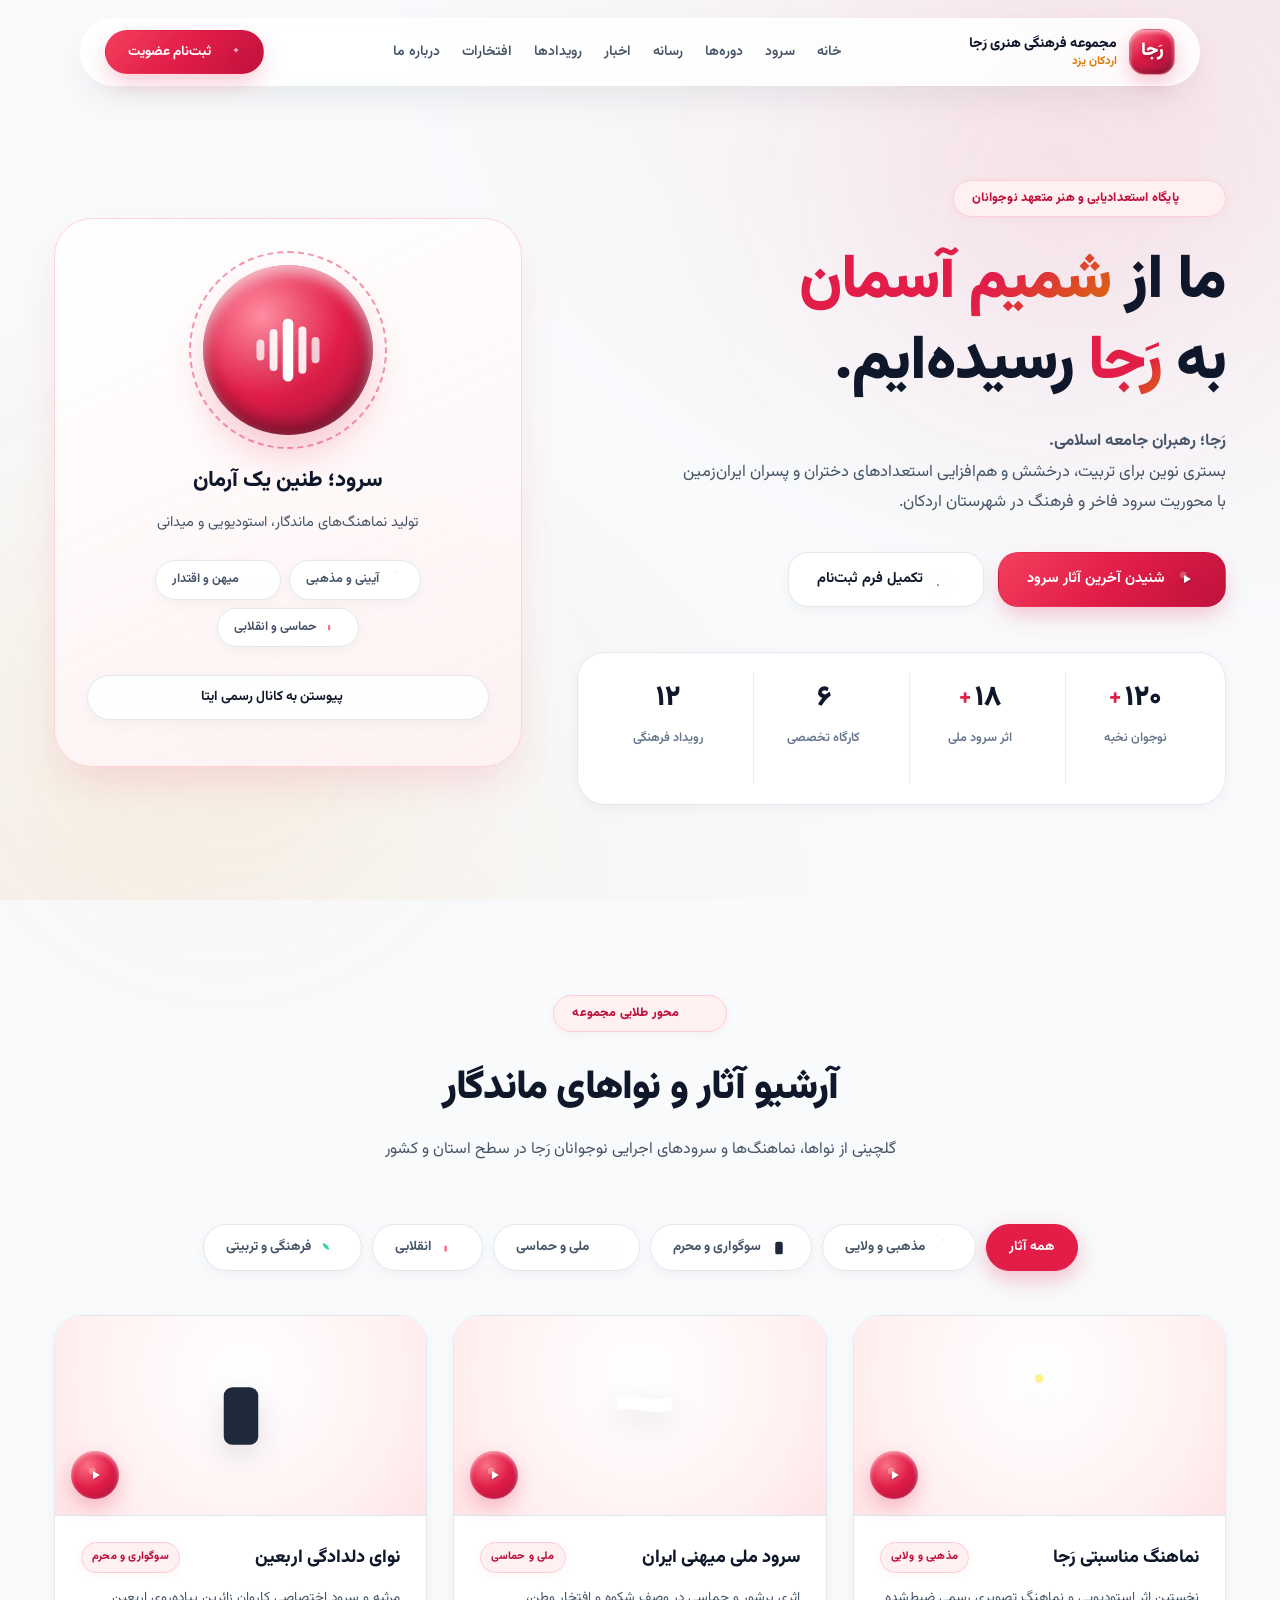
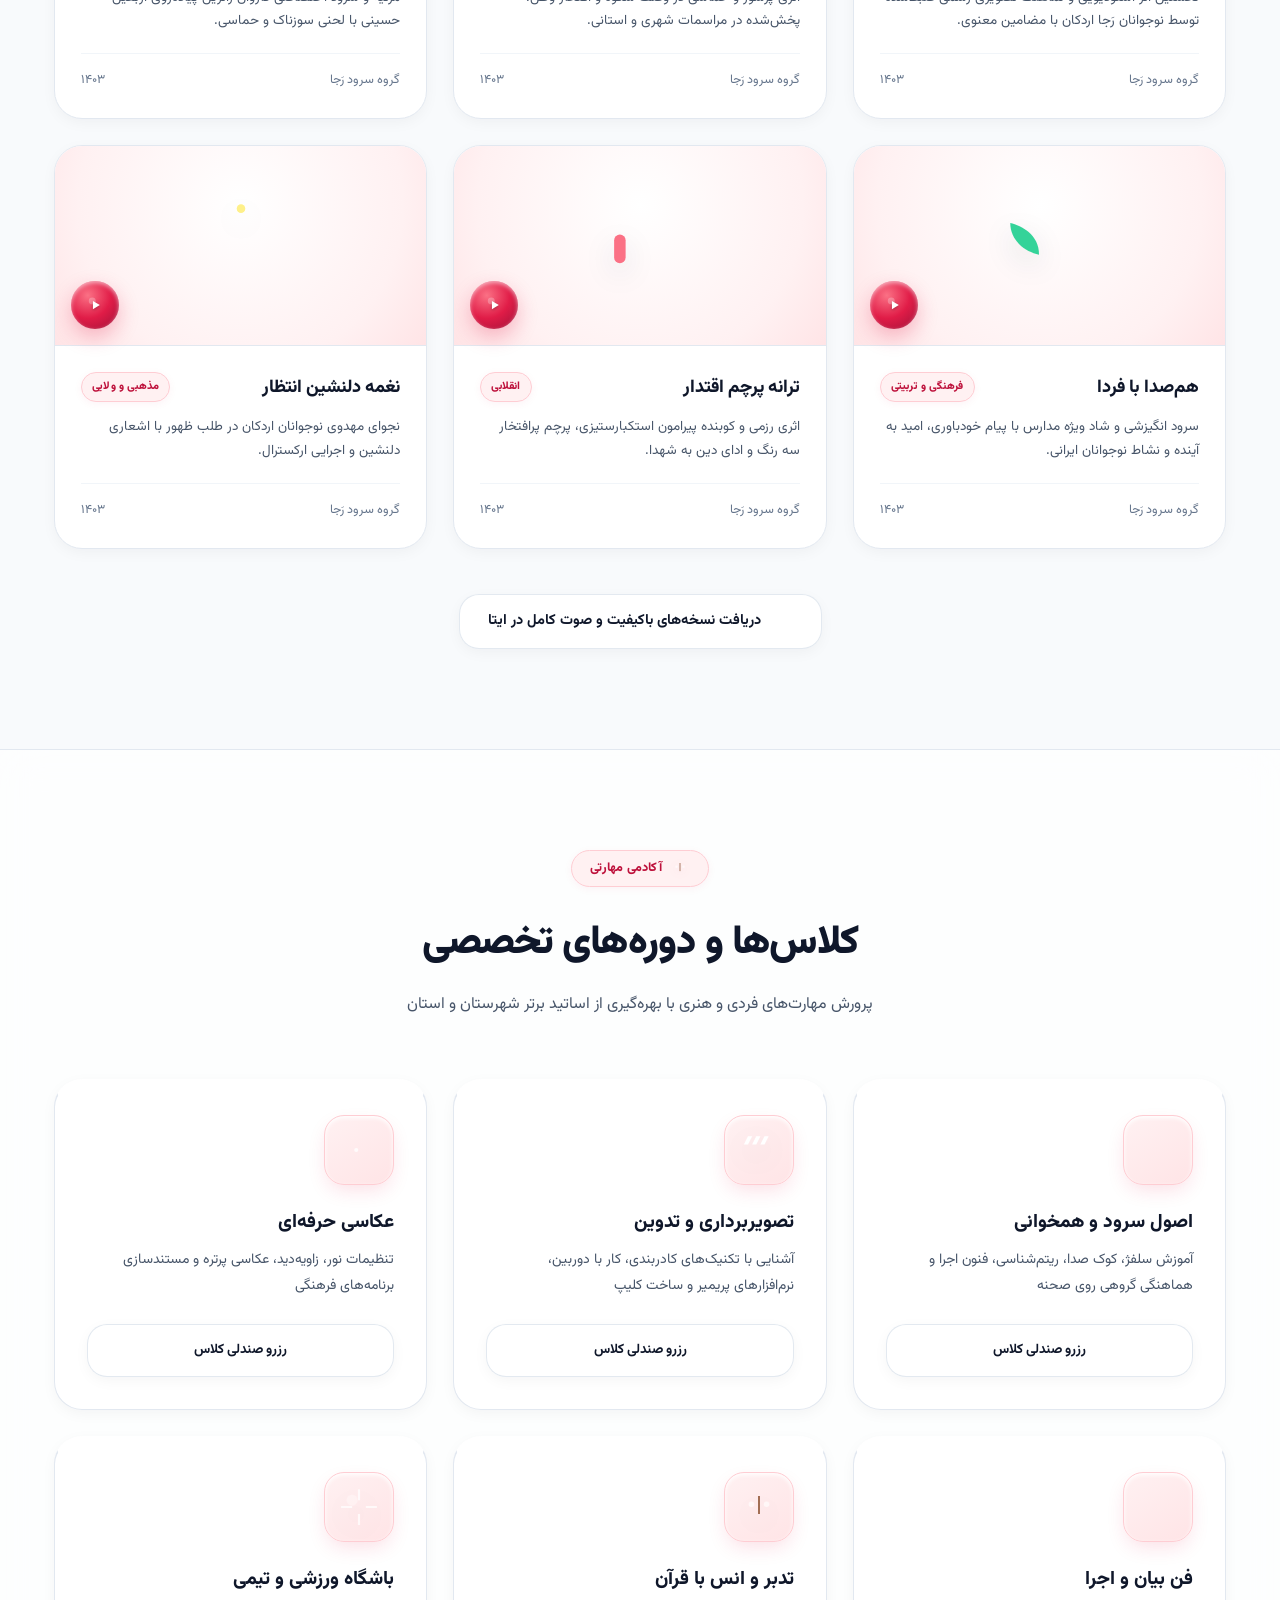
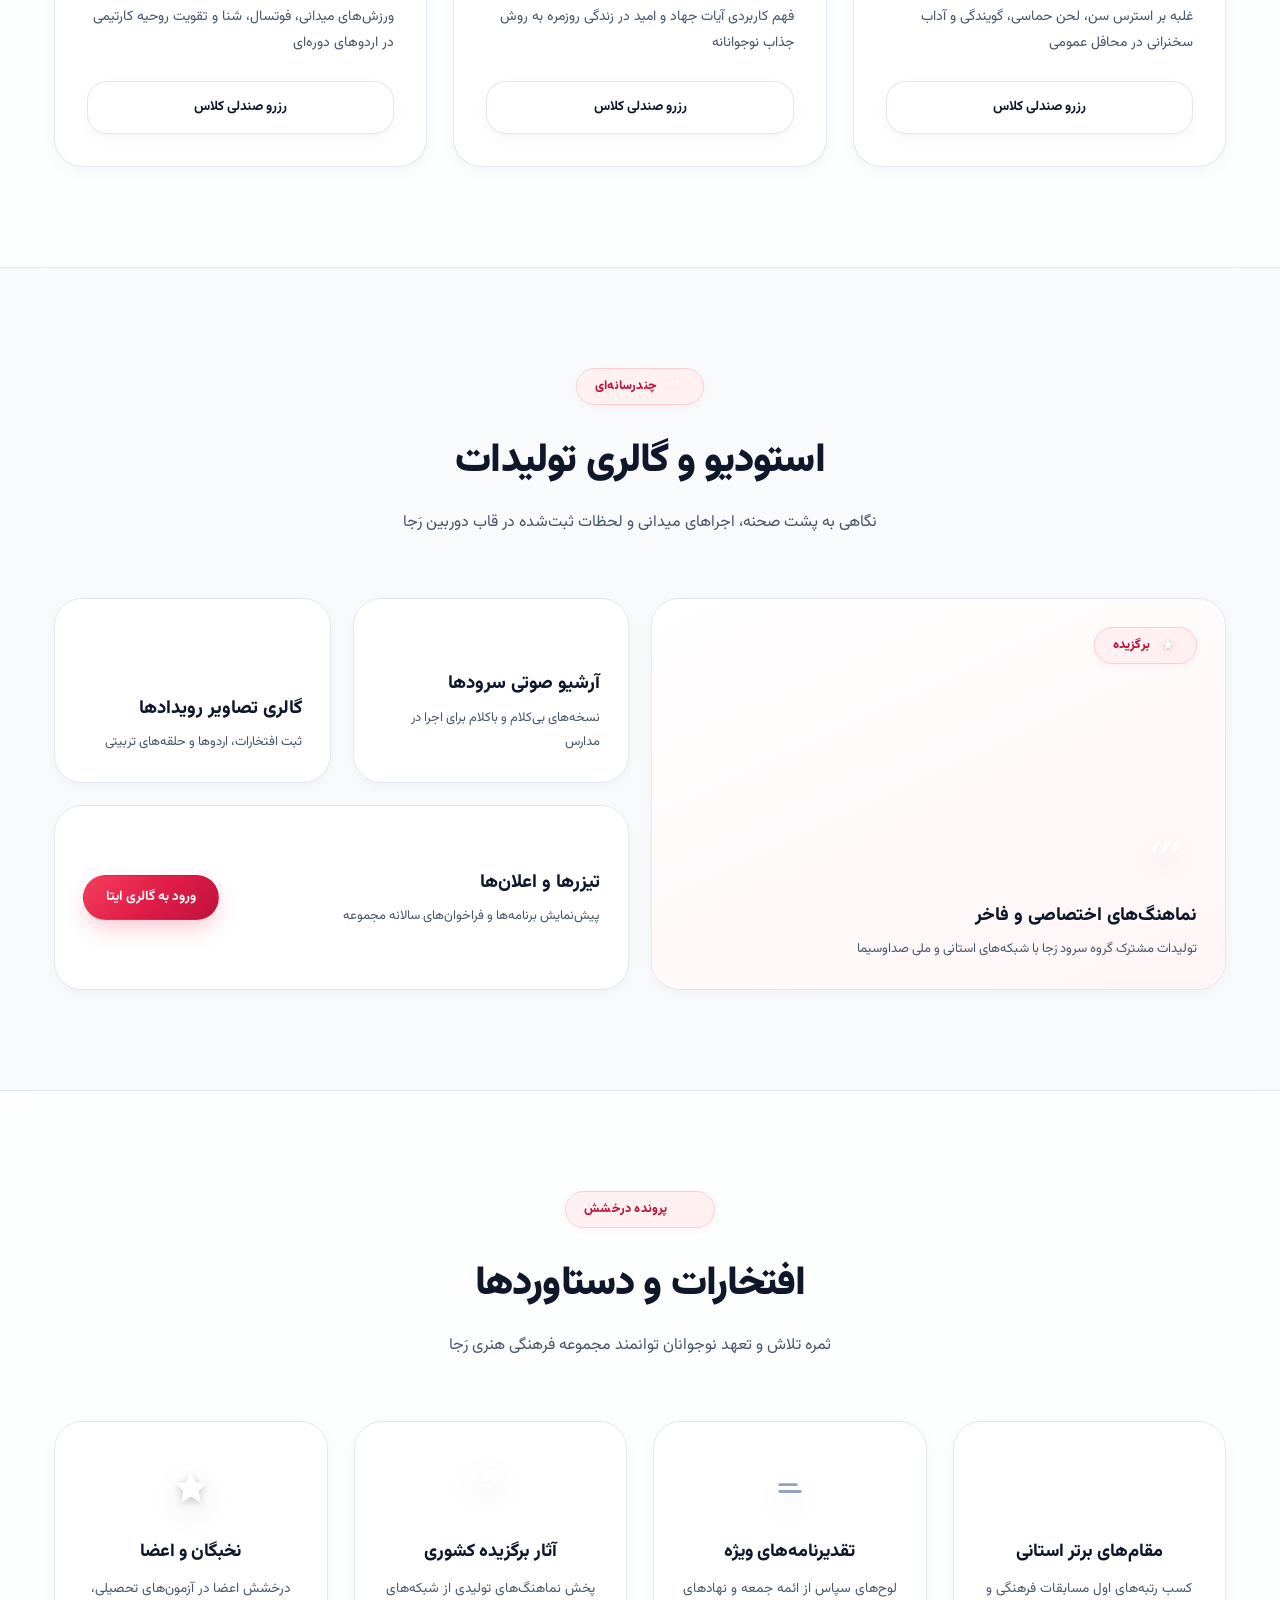
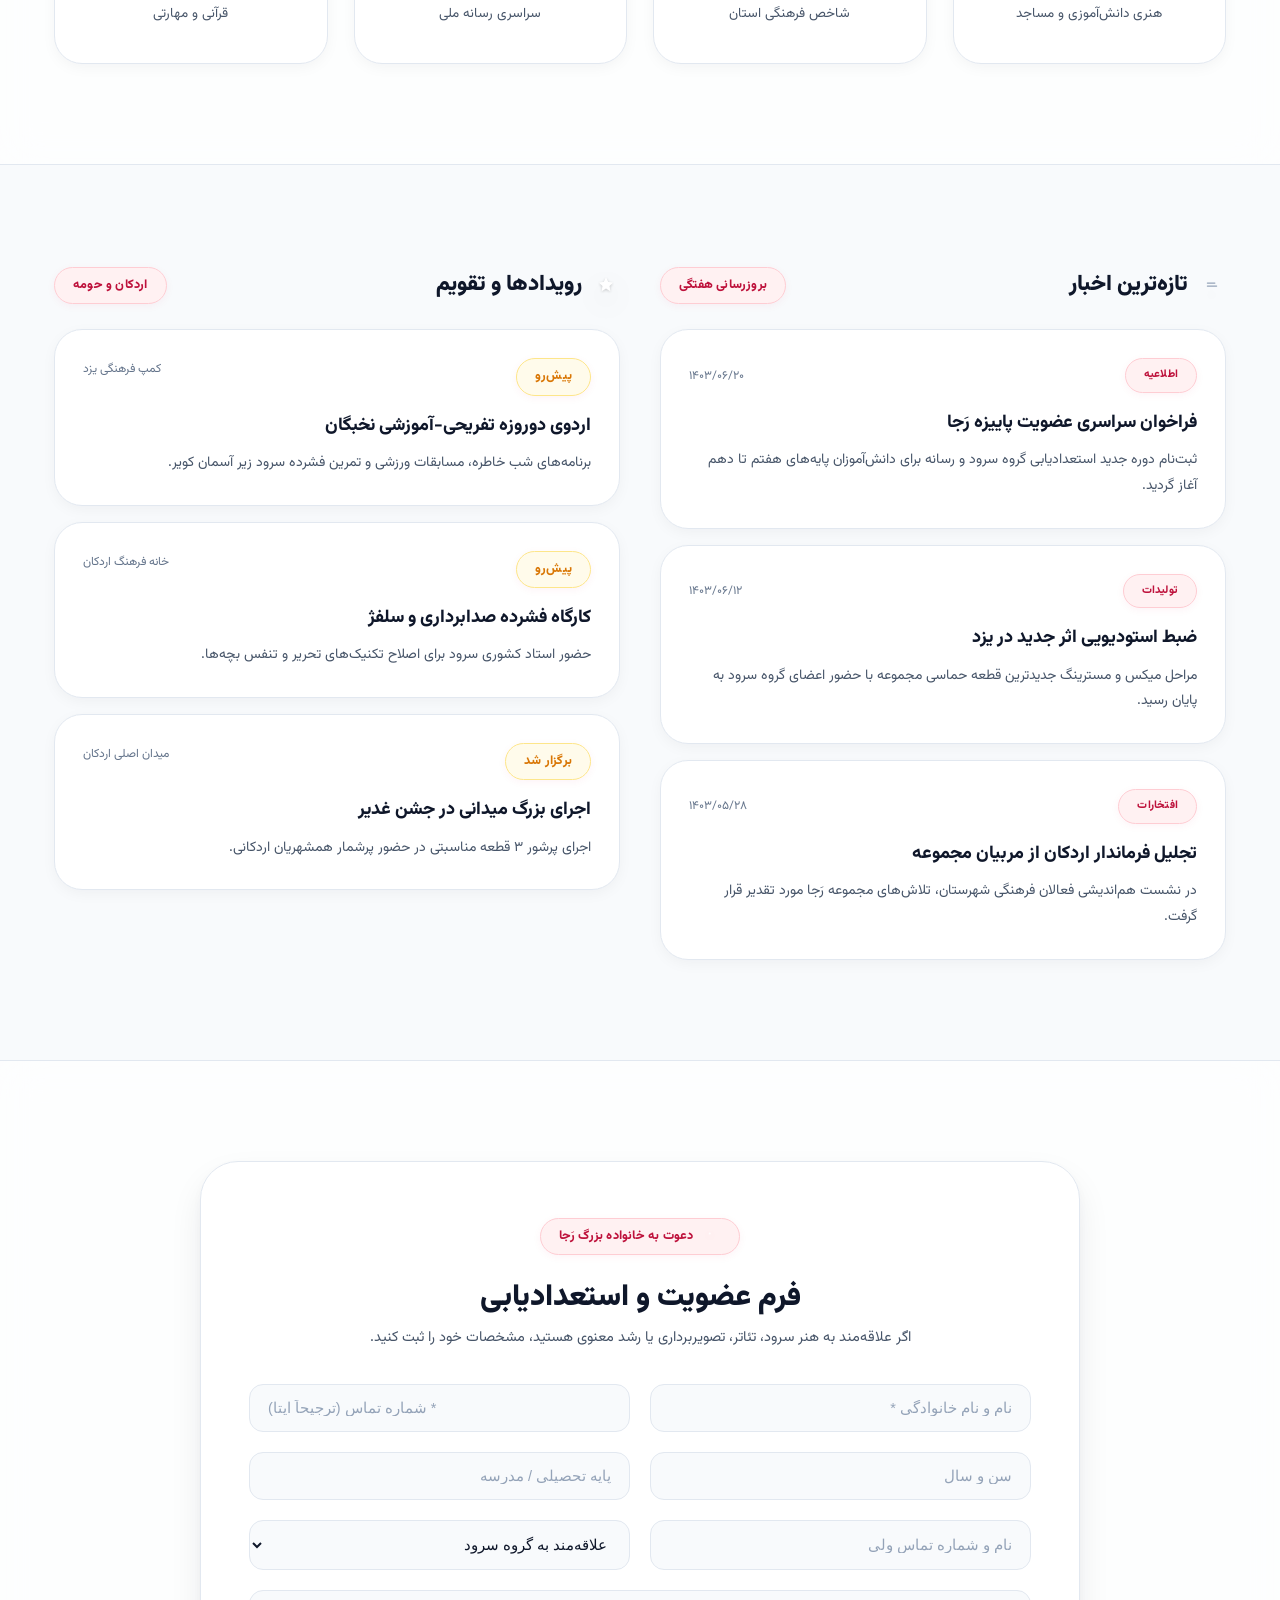
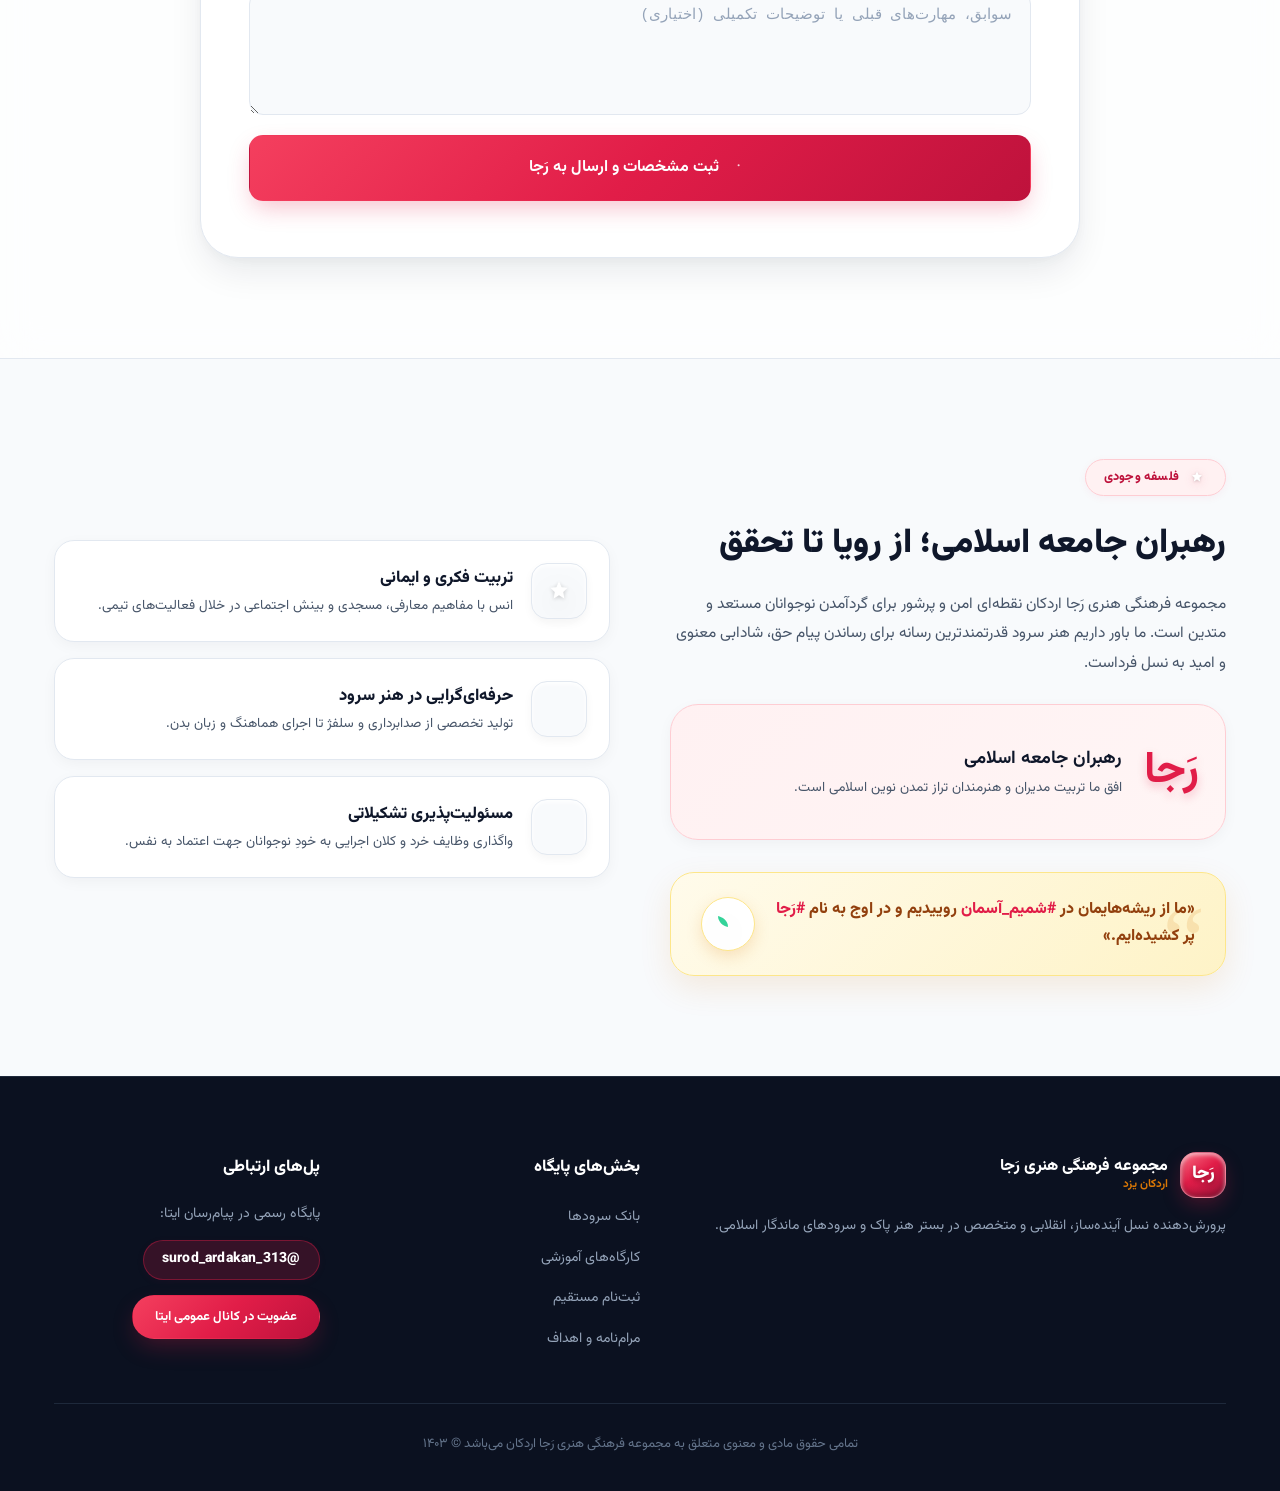
<file: artifact (13).html>
<!doctype html>
<html lang="fa" dir="rtl">
<head>
  <meta charset="utf-8">
  <meta name="viewport" content="width=device-width, initial-scale=1">
  <meta name="description" content="مجموعه فرهنگی هنری رَجا اردکان - رهبران جامعه اسلامی">
  <title>مجموعه فرهنگی هنری رَجا | اردکان</title>
  
  <link rel="preconnect" href="https://fonts.googleapis.com">
  <link rel="preconnect" href="https://fonts.gstatic.com" crossorigin>
  <link href="https://fonts.googleapis.com/css2?family=Vazirmatn:wght@300;400;500;600;700;800;900&display=swap" rel="stylesheet">

  <style>
    :root {
      --bg-deep: #f8fafc;
      --bg-surface: #ffffff;
      --bg-card: #ffffff;
      --bg-card-hover: #ffffff;
      --crimson: #e11d48;
      --crimson-glow: rgba(225, 29, 72, 0.28);
      --crimson-light: #be123c;
      --crimson-soft: #fff1f2;
      --gold: #d97706;
      --gold-soft: #fef3c7;
      --text-main: #0f172a;
      --text-sub: #475569;
      --text-muted: #64748b;
      --border: #e2e8f0;
      --border-accent: #fecdd3;
      --radius-sm: 14px;
      --radius-md: 20px;
      --radius-lg: 28px;
      --blur: blur(20px);
      --shadow-sm: 0 4px 16px -2px rgba(15, 23, 42, 0.05);
      --shadow-md: 0 16px 36px -4px rgba(15, 23, 42, 0.09), 0 4px 12px -2px rgba(15, 23, 42, 0.04);
      --shadow-lg: 0 24px 50px -6px rgba(225, 29, 72, 0.2);
      --transition: all 0.35s cubic-bezier(0.16, 1, 0.3, 1);
    }

    * { box-sizing: border-box; margin: 0; padding: 0; }
    html { scroll-behavior: smooth; scroll-padding-top: 100px; }
    body {
      font-family: 'Vazirmatn', sans-serif;
      background-color: var(--bg-deep);
      background-image: 
        radial-gradient(at 100% 0%, rgba(225, 29, 72, 0.07) 0px, transparent 50%),
        radial-gradient(at 0% 100%, rgba(217, 119, 6, 0.07) 0px, transparent 50%);
      background-attachment: fixed;
      color: var(--text-main);
      line-height: 1.85;
      overflow-x: hidden;
      position: relative;
    }

    body::before {
      content: "";
      position: fixed;
      top: -150px;
      right: -100px;
      width: 650px;
      height: 650px;
      background: radial-gradient(circle, rgba(225, 29, 72, 0.09) 0%, transparent 65%);
      pointer-events: none;
      z-index: 0;
      filter: blur(90px);
    }
    body::after {
      content: "";
      position: fixed;
      bottom: -150px;
      left: -100px;
      width: 650px;
      height: 650px;
      background: radial-gradient(circle, rgba(245, 158, 11, 0.08) 0%, transparent 65%);
      pointer-events: none;
      z-index: 0;
      filter: blur(100px);
    }

    a, button { text-decoration: none; color: inherit; font: inherit; transition: var(--transition); cursor: pointer; }
    .container { max-width: 1220px; margin: 0 auto; padding: 0 24px; position: relative; z-index: 1; }
    .section { padding: 100px 0; }

    /* ================= استایل‌های اختصاصی آیکون‌های سه‌بعدی ================= */
    .icon-3d {
      display: inline-flex;
      align-items: center;
      justify-content: center;
      vertical-align: middle;
      transition: transform 0.4s cubic-bezier(0.34, 1.56, 0.64, 1), filter 0.35s ease;
      filter: drop-shadow(0 10px 14px rgba(15, 23, 42, 0.12));
    }
    .icon-3d svg {
      width: 100%;
      height: 100%;
      overflow: visible;
    }
    .card:hover .icon-3d, .btn:hover .icon-3d {
      transform: translateY(-4px) scale(1.1) rotate(-3deg);
      filter: drop-shadow(0 14px 18px rgba(225, 29, 72, 0.25));
    }

    .badge .icon-3d { width: 20px; height: 20px; filter: drop-shadow(0 2px 5px rgba(225, 29, 72, 0.2)); }
    .btn .icon-3d { width: 22px; height: 22px; filter: drop-shadow(0 4px 8px rgba(0, 0, 0, 0.2)); }
    .nav-actions .btn .icon-3d { width: 20px; height: 20px; }

    /* دکمه‌ها */
    .btn {
      display: inline-flex;
      align-items: center;
      justify-content: center;
      gap: 10px;
      padding: 13px 28px;
      border-radius: var(--radius-md);
      font-weight: 700;
      font-size: 14.5px;
      border: 1px solid transparent;
      box-shadow: var(--shadow-sm);
      position: relative;
    }
    .btn-primary {
      background: linear-gradient(135deg, #f43f5e 0%, var(--crimson) 50%, #be123c 100%);
      color: #fff;
      box-shadow: 0 10px 25px -4px var(--crimson-glow);
    }
    .btn-primary:hover {
      transform: translateY(-3px);
      box-shadow: 0 16px 35px -2px rgba(225, 29, 72, 0.38);
    }
    .btn-secondary {
      background: rgba(255, 255, 255, 0.9);
      backdrop-filter: var(--blur);
      border: 1px solid rgba(226, 232, 240, 0.95);
      color: var(--text-main);
    }
    .btn-secondary:hover {
      background: #ffffff;
      border-color: #cbd5e1;
      transform: translateY(-2px);
      box-shadow: var(--shadow-md);
    }
    .btn-pill { border-radius: 100px; padding: 9px 22px; font-size: 13.5px; }

    .badge {
      display: inline-flex;
      align-items: center;
      gap: 8px;
      background: var(--crimson-soft);
      border: 1px solid var(--border-accent);
      color: var(--crimson-light);
      padding: 6px 18px;
      border-radius: 100px;
      font-size: 12.5px;
      font-weight: 800;
      letter-spacing: 0.2px;
      box-shadow: 0 2px 8px rgba(225, 29, 72, 0.05);
    }

    .section-header {
      text-align: center;
      max-width: 680px;
      margin: 0 auto 60px;
    }
    .section-header .heading {
      font-size: clamp(28px, 4vw, 40px);
      font-weight: 900;
      letter-spacing: -0.8px;
      margin: 16px 0 10px;
      color: var(--text-main);
    }
    .section-header .subtext { color: var(--text-sub); font-size: 16px; }

    /* هدر */
    .header { position: fixed; top: 18px; left: 0; right: 0; z-index: 100; }
    .navbar {
      background: rgba(255, 255, 255, 0.85);
      backdrop-filter: var(--blur);
      -webkit-backdrop-filter: var(--blur);
      border: 1px solid rgba(255, 255, 255, 0.8);
      border-radius: 100px;
      padding: 10px 24px;
      display: flex;
      align-items: center;
      justify-content: space-between;
      max-width: 1120px;
      margin: 0 auto;
      box-shadow: 0 16px 36px -6px rgba(15, 23, 42, 0.08), inset 0 1px 0 rgba(255, 255, 255, 0.9);
    }
    .brand { display: flex; align-items: center; gap: 12px; }
    .brand-logo-3d {
      width: 46px; height: 46px;
      background: linear-gradient(145deg, #fb7185, #e11d48 45%, #9f1239);
      border-radius: 16px;
      display: grid; place-items: center;
      font-weight: 900; font-size: 18px; color: white;
      box-shadow: 0 8px 20px -2px var(--crimson-glow), inset 0 2px 4px rgba(255, 255, 255, 0.6), inset 0 -3px 6px rgba(0,0,0,0.25);
      border: 1px solid rgba(255, 255, 255, 0.35);
      text-shadow: 0 2px 4px rgba(0,0,0,0.25);
    }
    .brand-title { font-size: 14px; font-weight: 800; display: flex; flex-direction: column; line-height: 1.3; color: var(--text-main); }
    .brand-title small { font-size: 11.5px; color: var(--gold); font-weight: 700; }
    
    .nav-menu { display: flex; align-items: center; gap: 22px; list-style: none; }
    .nav-menu a { font-size: 14px; color: var(--text-sub); font-weight: 600; position: relative; padding: 6px 0; }
    .nav-menu a:hover { color: var(--crimson); }
    .nav-menu a::after {
      content: ""; position: absolute; bottom: 0; right: 0; width: 0%; height: 2px; background: var(--crimson); transition: var(--transition); border-radius: 2px;
    }
    .nav-menu a:hover::after { width: 100%; }

    .nav-actions { display: flex; align-items: center; gap: 10px; }
    .menu-toggle { display: none; background: none; border: none; font-size: 26px; color: var(--text-main); }

    .mobile-drawer {
      display: none; position: fixed; top: 88px; left: 20px; right: 20px;
      background: rgba(255, 255, 255, 0.96); backdrop-filter: var(--blur); -webkit-backdrop-filter: var(--blur);
      border: 1px solid rgba(255, 255, 255, 0.8); border-radius: var(--radius-lg); padding: 22px; z-index: 99;
      box-shadow: 0 25px 60px rgba(15, 23, 42, 0.16); flex-direction: column; gap: 10px;
    }
    .mobile-drawer a { font-size: 15px; font-weight: 600; padding: 12px 16px; border-radius: var(--radius-sm); color: var(--text-main); display: flex; align-items: center; gap: 12px; }
    .mobile-drawer a:hover { background: var(--crimson-soft); color: var(--crimson); }
    .mobile-drawer a .icon-3d { width: 22px; height: 22px; }

    /* هیرو */
    .hero { padding: 180px 0 90px; position: relative; }
    .hero-grid { display: grid; grid-template-columns: 1.25fr 0.9fr; gap: 55px; align-items: center; }
    .hero-content h1 { font-size: clamp(36px, 4.8vw, 62px); font-weight: 900; line-height: 1.32; margin: 22px 0; letter-spacing: -1px; color: var(--text-main); }
    .gradient-text { background: linear-gradient(135deg, var(--crimson) 20%, #e11d48 60%, var(--gold) 100%); -webkit-background-clip: text; -webkit-text-fill-color: transparent; }
    .hero-content p { color: var(--text-sub); font-size: 16.5px; max-width: 550px; margin-bottom: 34px; }
    .hero-btns { display: flex; gap: 14px; flex-wrap: wrap; margin-bottom: 45px; }

    .stats-strip {
      display: grid; grid-template-columns: repeat(4, 1fr); gap: 16px;
      background: rgba(255, 255, 255, 0.95); backdrop-filter: var(--blur);
      border: 1px solid var(--border); padding: 20px; border-radius: var(--radius-lg); box-shadow: var(--shadow-sm);
    }
    .stat-item { text-align: center; border-left: 1px solid rgba(226, 232, 240, 0.8); }
    .stat-item:last-child { border-left: none; }
    .stat-item h4 { font-size: 28px; font-weight: 900; color: var(--text-main); display: flex; align-items: center; justify-content: center; gap: 4px; }
    .stat-item h4 span { color: var(--crimson); font-size: 22px; }
    .stat-item p { font-size: 12.5px; color: var(--text-muted); font-weight: 600; margin-top: 2px; }

    .hero-visual {
      position: relative; background: linear-gradient(155deg, rgba(255,255,255,0.98), rgba(255, 241, 242, 0.85));
      border: 1px solid rgba(254, 205, 211, 0.85); border-radius: 38px; padding: 46px 32px; text-align: center;
      box-shadow: 0 20px 45px -10px rgba(225, 29, 72, 0.14), inset 0 1px 0 #ffffff; overflow: hidden;
    }
    .disc-pulse {
      width: 170px; height: 170px; margin: 0 auto 26px; border-radius: 50%;
      background: radial-gradient(circle at 35% 30%, #ff8da1, #e11d48 50%, #881337 100%);
      display: grid; place-items: center;
      box-shadow: 0 20px 42px -6px var(--crimson-glow), inset 0 8px 14px rgba(255, 255, 255, 0.65), inset 0 -10px 18px rgba(0, 0, 0, 0.35);
      animation: floatDisc 5s ease-in-out infinite alternate; position: relative;
    }
    .disc-pulse::after {
      content: ""; position: absolute; inset: -14px; border-radius: 50%; border: 2.5px dashed rgba(225, 29, 72, 0.45); animation: spin 24s linear infinite;
    }
    .disc-pulse .icon-3d { width: 84px; height: 84px; }

    @keyframes floatDisc { 0% { transform: translateY(0px) rotate(0deg); } 100% { transform: translateY(-14px) rotate(6deg); } }
    @keyframes spin { 100% { transform: rotate(360deg); } }

    .hero-visual h3 { font-size: 22px; font-weight: 800; margin-bottom: 8px; color: var(--text-main); }
    .hero-visual p { color: var(--text-sub); font-size: 14.5px; margin-bottom: 24px; }
    .tag-chips { display: flex; gap: 8px; justify-content: center; flex-wrap: wrap; margin-bottom: 28px; }
    .tag-chip {
      background: #ffffff; border: 1px solid var(--border); padding: 7px 16px; border-radius: 100px;
      font-size: 12.5px; font-weight: 700; color: var(--text-sub); box-shadow: var(--shadow-sm);
      display: inline-flex; align-items: center; gap: 7px;
    }
    .tag-chip .icon-3d { width: 18px; height: 18px; }

    .grid { display: grid; gap: 26px; }
    .grid-3 { grid-template-columns: repeat(3, minmax(0, 1fr)); }
    .grid-4 { grid-template-columns: repeat(4, minmax(0, 1fr)); }

    .card {
      background: var(--bg-card); border: 1px solid var(--border); border-radius: var(--radius-lg);
      transition: var(--transition); overflow: hidden; position: relative; box-shadow: var(--shadow-sm);
    }
    .card:hover {
      background: var(--bg-card-hover);
      border-color: rgba(225, 29, 72, 0.28);
      transform: translateY(-8px);
      box-shadow: var(--shadow-md);
    }

    .filters-bar { display: flex; justify-content: center; gap: 10px; flex-wrap: wrap; margin-bottom: 44px; }
    .filter-btn {
      background: #ffffff; border: 1px solid var(--border); color: var(--text-sub); padding: 10px 22px; border-radius: 100px; font-size: 13.5px; font-weight: 700; box-shadow: var(--shadow-sm);
      display: inline-flex; align-items: center; gap: 8px;
    }
    .filter-btn .icon-3d { width: 20px; height: 20px; }
    .filter-btn.active, .filter-btn:hover { background: var(--crimson); color: white; border-color: var(--crimson); box-shadow: 0 8px 22px var(--crimson-glow); }

    .anthem-card { cursor: pointer; display: flex; flex-direction: column; }
    .anthem-thumb {
      height: 200px; background: radial-gradient(circle at 50% 30%, #ffffff 0%, #fff1f2 70%, #ffe4e6 100%);
      display: grid; place-items: center; position: relative; border-bottom: 1px solid var(--border);
    }
    .anthem-thumb .icon-3d { width: 92px; height: 92px; }
    
    .anthem-play-badge {
      position: absolute; bottom: 16px; left: 16px; width: 48px; height: 48px;
      background: radial-gradient(circle at 35% 30%, #fb7185, #e11d48 50%, #9f1239 100%);
      border-radius: 50%; display: grid; place-items: center; color: white;
      box-shadow: 0 8px 20px var(--crimson-glow), inset 0 2px 4px rgba(255,255,255,0.6);
      transition: var(--transition);
    }
    .anthem-play-badge .icon-3d { width: 22px; height: 22px; }
    .anthem-card:hover .anthem-play-badge { transform: scale(1.15) rotate(5deg); }
    .anthem-body { padding: 26px; flex-grow: 1; display: flex; flex-direction: column; }
    .anthem-title-row { display: flex; justify-content: space-between; align-items: flex-start; gap: 10px; margin-bottom: 10px; }
    .anthem-title-row h3 { font-size: 18px; font-weight: 800; color: var(--text-main); }
    .anthem-desc { font-size: 13.5px; color: var(--text-sub); line-height: 1.75; margin-bottom: 20px; flex-grow: 1; }
    .anthem-meta { display: flex; justify-content: space-between; align-items: center; font-size: 12.5px; color: var(--text-muted); border-top: 1px solid #f1f5f9; padding-top: 15px; }
    .anthem-meta .icon-3d { width: 17px; height: 17px; }

    .class-card { padding: 32px; display: flex; flex-direction: column; border-top: 4px solid transparent; }
    .class-card:hover { border-top-color: var(--crimson); }
    .class-icon-wrapper {
      width: 70px; height: 70px; border-radius: 20px; background: linear-gradient(145deg, #fff1f2, #ffe4e6);
      border: 1px solid var(--border-accent); display: grid; place-items: center; margin-bottom: 20px;
      box-shadow: inset 0 2px 4px #ffffff, 0 8px 20px -4px rgba(225, 29, 72, 0.15);
    }
    .class-icon-wrapper .icon-3d { width: 44px; height: 44px; }
    .class-card h3 { font-size: 19px; font-weight: 800; margin-bottom: 8px; color: var(--text-main); }
    .class-card p { font-size: 14px; color: var(--text-sub); margin-bottom: 24px; flex-grow: 1; }

    .bento-grid { display: grid; grid-template-columns: repeat(4, 1fr); grid-template-rows: repeat(2, 185px); gap: 22px; }
    .bento-item { padding: 28px; display: flex; flex-direction: column; justify-content: flex-end; position: relative; background: #ffffff; border: 1px solid var(--border); }
    .bento-item.large { grid-column: span 2; grid-row: span 2; justify-content: space-between; background: linear-gradient(155deg, #ffffff, #fff5f6); }
    .bento-item.wide { grid-column: span 2; justify-content: center; }
    .bento-icon .icon-3d { width: 56px; height: 56px; margin-bottom: 12px; }
    .bento-item h4 { font-size: 18.5px; font-weight: 800; color: var(--text-main); margin-bottom: 4px; }
    .bento-item p { font-size: 13px; color: var(--text-sub); }

    .ach-card { padding: 36px 24px; text-align: center; background: #ffffff; border-color: var(--border); }
    .ach-card:hover { border-color: var(--gold); }
    .ach-badge .icon-3d { width: 62px; height: 62px; margin-bottom: 16px; }
    .ach-card h3 { font-size: 18px; font-weight: 800; margin-bottom: 8px; color: var(--text-main); }
    .ach-card p { font-size: 13.5px; color: var(--text-sub); }

    .news-card, .event-card { padding: 28px; }
    .news-card h3, .event-card h3 { font-size: 18px; font-weight: 800; margin: 14px 0 8px; color: var(--text-main); }
    .news-card p, .event-card p { font-size: 14px; color: var(--text-sub); }

    .register-wrapper {
      max-width: 880px; margin: 0 auto; background: #ffffff; border: 1px solid var(--border); border-radius: 38px; padding: 56px 48px; box-shadow: var(--shadow-md);
    }
    .form-grid { display: grid; grid-template-columns: 1fr 1fr; gap: 20px; margin-top: 32px; }
    .form-control {
      background: #f8fafc; border: 1px solid var(--border); border-radius: var(--radius-sm); padding: 15px 18px; color: var(--text-main); font-size: 14.5px; outline: none; width: 100%; transition: var(--transition);
    }
    .form-control:focus { border-color: var(--crimson); box-shadow: 0 0 0 4px rgba(225, 29, 72, 0.12); background: #ffffff; }
    .form-control::placeholder { color: #94a3b8; }
    textarea.form-control { grid-column: span 2; min-height: 125px; resize: vertical; }
    .form-submit-btn { grid-column: span 2; padding: 17px; font-size: 16px; border-radius: var(--radius-sm); }
    .form-alert {
      margin-top: 22px; padding: 16px 22px; background: #f0fdf4; border: 1px solid #bbf7d0; border-radius: var(--radius-sm); color: #15803d; text-align: center; font-size: 14.5px; font-weight: 700; display: none;
    }
    .form-alert .icon-3d { width: 24px; height: 24px; }

    .about-box { display: grid; grid-template-columns: 1fr 1fr; gap: 60px; align-items: center; }
    .about-identity-card {
      background: linear-gradient(135deg, var(--crimson-soft), #fff5f5); border: 1px solid var(--border-accent); border-radius: var(--radius-lg); padding: 26px; display: flex; align-items: center; gap: 22px; margin: 26px 0;
      box-shadow: var(--shadow-sm);
    }
    .about-identity-card b {
      font-size: 44px; color: var(--crimson);
      text-shadow: 0 4px 10px rgba(225, 29, 72, 0.25);
    }

    .quote-box-modern {
      position: relative;
      margin-top: 32px;
      background: linear-gradient(135deg, #fffbeb 0%, #fef3c7 100%);
      border: 1px solid #fde68a;
      border-radius: 24px;
      padding: 24px 30px;
      box-shadow: 0 12px 32px rgba(217, 119, 6, 0.12);
      display: flex;
      align-items: center;
      justify-content: space-between;
      gap: 18px;
      overflow: hidden;
    }
    .quote-box-modern::before {
      content: "“";
      position: absolute;
      top: -20px;
      right: 20px;
      font-size: 95px;
      color: rgba(217, 119, 6, 0.15);
      font-family: serif;
      pointer-events: none;
    }
    .quote-text {
      font-weight: 800;
      color: #92400e;
      font-size: 16px;
      line-height: 1.65;
      position: relative;
      z-index: 1;
    }
    .quote-badge-icon {
      width: 54px; height: 54px;
      background: #ffffff;
      border-radius: 50%;
      display: grid; place-items: center;
      flex-shrink: 0;
      box-shadow: 0 6px 16px rgba(217, 119, 6, 0.18), inset 0 2px 4px #ffffff;
      border: 1px solid #fde68a;
    }
    .quote-badge-icon .icon-3d { width: 32px; height: 32px; }

    .goal-card {
      display: flex; align-items: flex-start; gap: 18px; padding: 22px; background: #ffffff; border: 1px solid var(--border); border-radius: var(--radius-md); margin-bottom: 16px; transition: var(--transition); box-shadow: var(--shadow-sm);
    }
    .goal-card:hover { transform: translateX(-6px); border-color: #cbd5e1; box-shadow: var(--shadow-md); }
    .goal-card .icon-wrapper-3d {
      width: 56px; height: 56px; border-radius: 16px; background: #f8fafc; border: 1px solid #e2e8f0; display: grid; place-items: center; flex-shrink: 0;
      box-shadow: inset 0 2px 4px #ffffff, 0 4px 10px rgba(0,0,0,0.04);
    }
    .goal-card .icon-wrapper-3d .icon-3d { width: 34px; height: 34px; }

    .footer { background: #0b1120; color: #ffffff; padding: 75px 0 35px; border-top: 1px solid #1e293b; }
    .footer-grid { display: grid; grid-template-columns: 2fr 1fr 1fr; gap: 55px; margin-bottom: 50px; }
    .footer-col h4 { font-size: 16.5px; font-weight: 800; margin-bottom: 20px; color: #ffffff; }
    .footer-col p { color: #94a3b8; font-size: 14px; line-height: 1.85; }
    .footer-links { list-style: none; display: flex; flex-direction: column; gap: 11px; }
    .footer-links a, .footer-links button { color: #94a3b8; font-size: 14px; background: none; border: none; text-align: right; }
    .footer-links a:hover, .footer-links button:hover { color: #ffffff; transform: translateX(-4px); }
    .copyright { text-align: center; padding-top: 28px; border-top: 1px solid #1e293b; color: #64748b; font-size: 13px; }

    .modal-overlay {
      position: fixed; inset: 0; background: rgba(15, 23, 42, 0.65); backdrop-filter: blur(10px); -webkit-backdrop-filter: blur(10px); z-index: 200; display: none; align-items: center; justify-content: center; padding: 20px;
    }
    .modal-overlay.open { display: flex; animation: modalFade 0.3s cubic-bezier(0.16, 1, 0.3, 1); }
    @keyframes modalFade { from { opacity: 0; transform: scale(0.97); } to { opacity: 1; transform: scale(1); } }
    .modal-card {
      background: #ffffff; border: 1px solid var(--border); border-radius: 30px; width: 100%; max-width: 560px; padding: 36px; position: relative; box-shadow: 0 30px 60px rgba(15, 23, 42, 0.25);
    }
    .modal-close {
      position: absolute; top: 22px; left: 22px; width: 38px; height: 38px; border-radius: 50%; background: #f1f5f9; border: 1px solid var(--border); color: var(--text-sub); display: grid; place-items: center; font-size: 19px;
    }
    .modal-close:hover { background: var(--crimson); color: white; }
    .modal-artwork {
      height: 190px; background: radial-gradient(circle at 50% 30%, #ffffff 0%, var(--crimson-soft) 70%, #fee2e2 100%);
      border-radius: 22px; margin: 20px 0; display: grid; place-items: center;
    }
    .modal-artwork .icon-3d { width: 100px; height: 100px; }

    @media (max-width: 1024px) {
      .hero-grid { grid-template-columns: 1fr; gap: 40px; }
      .hero-visual { max-width: 500px; margin: 0 auto; width: 100%; }
      .grid-3 { grid-template-columns: repeat(2, 1fr); }
      .grid-4 { grid-template-columns: repeat(2, 1fr); }
      .bento-grid { grid-template-columns: repeat(2, 1fr); grid-template-rows: auto; }
      .bento-item.large, .bento-item.wide { grid-column: span 2; }
      .about-box { grid-template-columns: 1fr; }
    }
    @media (max-width: 820px) {
      .nav-menu, .nav-actions .btn-secondary { display: none; }
      .menu-toggle { display: block; }
      .navbar { padding: 9px 18px; border-radius: 20px; }
      .header { top: 12px; }
      .hero { padding: 135px 0 60px; }
      .stats-strip { grid-template-columns: repeat(2, 1fr); gap: 14px; }
      .stat-item { border-left: none; }
      .grid-3, .grid-4 { grid-template-columns: 1fr; }
      .bento-grid { grid-template-columns: 1fr; }
      .bento-item.large, .bento-item.wide { grid-column: span 1; }
      .form-grid { grid-template-columns: 1fr; }
      textarea.form-control, .form-submit-btn { grid-column: span 1; }
      .footer-grid { grid-template-columns: 1fr; gap: 35px; }
      .register-wrapper { padding: 34px 22px; }
    }
  </style>
</head>

<body>

  <!-- تعاریف آیکون‌های وکتور سه‌بعدی اختصاصی رَجا (3D Vectors) -->
  <svg style="display: none;">
    <defs>
      <!-- فیلتر برجستگی و بازتاب نور عمومی سه‌بعدی -->
      <filter id="shadow-3d" x="-20%" y="-20%" width="150%" height="150%">
        <feDropShadow dx="0" dy="8" stdDeviation="6" flood-color="#0f172a" flood-opacity="0.18"/>
      </filter>

      <!-- گرادیان‌های کروماتیک و متالیک سه‌بعدی -->
      <linearGradient id="g-crimson-3d" x1="0" y1="0" x2="1" y2="1">
        <stop offset="0%" stop-color="#fda4af"/>
        <stop offset="35%" stop-color="#f43f5e"/>
        <stop offset="70%" stop-color="#be123c"/>
        <stop offset="100%" stop-color="#881337"/>
      </linearGradient>

      <linearGradient id="g-gold-3d" x1="0" y1="0" x2="1" y2="1">
        <stop offset="0%" stop-color="#fef08a"/>
        <stop offset="35%" stop-color="#f59e0b"/>
        <stop offset="70%" stop-color="#d97706"/>
        <stop offset="100%" stop-color="#92400e"/>
      </linearGradient>

      <linearGradient id="g-blue-3d" x1="0" y1="0" x2="1" y2="1">
        <stop offset="0%" stop-color="#bae6fd"/>
        <stop offset="40%" stop-color="#0284c7"/>
        <stop offset="85%" stop-color="#0369a1"/>
        <stop offset="100%" stop-color="#0c4a6e"/>
      </linearGradient>

      <linearGradient id="g-green-3d" x1="0" y1="0" x2="1" y2="1">
        <stop offset="0%" stop-color="#a7f3d0"/>
        <stop offset="40%" stop-color="#10b981"/>
        <stop offset="85%" stop-color="#059669"/>
        <stop offset="100%" stop-color="#064e3b"/>
      </linearGradient>

      <linearGradient id="g-silver-3d" x1="0" y1="0" x2="1" y2="1">
        <stop offset="0%" stop-color="#ffffff"/>
        <stop offset="50%" stop-color="#cbd5e1"/>
        <stop offset="100%" stop-color="#64748b"/>
      </linearGradient>

      <linearGradient id="g-dark-3d" x1="0" y1="0" x2="1" y2="1">
        <stop offset="0%" stop-color="#64748b"/>
        <stop offset="40%" stop-color="#334155"/>
        <stop offset="80%" stop-color="#1e293b"/>
        <stop offset="100%" stop-color="#0f172a"/>
      </linearGradient>

      <!-- آیکون ۳بعدی جرقه و ستاره درخشان (Sparkle 3D) -->
      <g id="icon-3d-sparkle">
        <path d="M32 6 C33 20 44 31 58 32 C44 33 33 44 32 58 C31 44 20 33 6 32 C20 31 31 20 32 6 Z" fill="url(#g-crimson-3d)"/>
        <path d="M48 10 C48.5 16 52 20 57 20 C52 20.5 48.5 24 48 30 C47.5 24 44 20.5 39 20 C44 19.5 47.5 16 48 10 Z" fill="url(#g-gold-3d)"/>
        <circle cx="28" cy="24" r="3" fill="#ffffff" opacity="0.8"/>
      </g>

      <!-- آیکون ۳بعدی پخش موزیک و نت طلایی (Play Music 3D) -->
      <g id="icon-3d-music-play">
        <circle cx="32" cy="32" r="28" fill="url(#g-crimson-3d)"/>
        <circle cx="24" cy="20" r="10" fill="#ffffff" opacity="0.25"/>
        <polygon points="26,20 46,32 26,44" fill="#ffffff" filter="drop-shadow(0 3px 5px rgba(0,0,0,0.3))"/>
      </g>

      <!-- آیکون ۳بعدی مداد و برگ زرین (Pencil 3D) -->
      <g id="icon-3d-pencil">
        <rect x="22" y="10" width="18" height="42" rx="7" transform="rotate(45 32 32)" fill="url(#g-gold-3d)"/>
        <polygon points="12,50 18,52 14,46" fill="#0f172a"/>
        <rect x="26" y="14" width="5" height="38" rx="2" transform="rotate(45 32 32)" fill="#ffffff" opacity="0.4"/>
      </g>

      <!-- آیکون ۳بعدی موج صوتی متالیک هیرو (Waveform 3D) -->
      <g id="icon-3d-waveform">
        <rect x="8" y="24" width="6" height="16" rx="3" fill="#ffffff" opacity="0.75"/>
        <rect x="18" y="16" width="6" height="32" rx="3" fill="#ffffff" opacity="0.9"/>
        <rect x="28" y="8" width="8" height="48" rx="4" fill="#ffffff"/>
        <rect x="40" y="14" width="6" height="36" rx="3" fill="#ffffff" opacity="0.9"/>
        <rect x="50" y="22" width="6" height="20" rx="3" fill="#ffffff" opacity="0.75"/>
      </g>

      <!-- آیکون ۳بعدی مسجد و بارگاه مذهبی (Mosque 3D) -->
      <g id="icon-3d-mosque">
        <path d="M32 6 C24 16 18 25 18 36 L46 36 C46 25 40 16 32 6 Z" fill="url(#g-gold-3d)"/>
        <rect x="12" y="34" width="40" height="24" rx="4" fill="url(#g-blue-3d)"/>
        <path d="M26 58 C26 48 38 48 38 58 Z" fill="url(#g-dark-3d)"/>
        <rect x="8" y="18" width="6" height="40" rx="3" fill="url(#g-silver-3d)"/>
        <rect x="50" y="18" width="6" height="40" rx="3" fill="url(#g-silver-3d)"/>
        <circle cx="32" cy="6" r="3" fill="#fef08a"/>
      </g>

      <!-- آیکون ۳بعدی پرچم ایران و اقتدار (Flag 3D) -->
      <g id="icon-3d-flag">
        <rect x="10" y="6" width="6" height="52" rx="3" fill="url(#g-silver-3d)"/>
        <path d="M16 10 C26 6 36 14 54 10 L54 36 C36 40 26 32 16 36 Z" fill="url(#g-green-3d)"/>
        <path d="M16 19 C26 15 36 23 54 19 L54 28 C36 32 26 24 16 28 Z" fill="#ffffff"/>
        <path d="M16 28 C26 24 36 32 54 28 L54 36 C36 40 26 32 16 36 Z" fill="url(#g-crimson-3d)"/>
        <circle cx="35" cy="23.5" r="3" fill="url(#g-crimson-3d)"/>
      </g>

      <!-- آیکون ۳بعدی کتیبه و فانوس سوگواری (Mourning 3D) -->
      <g id="icon-3d-mourning">
        <rect x="16" y="8" width="32" height="48" rx="8" fill="url(#g-dark-3d)"/>
        <rect x="20" y="12" width="24" height="40" rx="6" fill="#1e293b"/>
        <path d="M32 18 C28 26 26 32 26 38 C26 44 38 44 38 38 C38 32 36 26 32 18 Z" fill="url(#g-crimson-3d)"/>
        <circle cx="32" cy="35" r="4" fill="url(#g-gold-3d)"/>
      </g>

      <!-- آیکون ۳بعدی مشت پولادین و انقلاب (Revolution 3D) -->
      <g id="icon-3d-fist">
        <rect x="16" y="16" width="32" height="28" rx="10" fill="url(#g-crimson-3d)"/>
        <rect x="14" y="24" width="8" height="20" rx="4" fill="#fb7185"/>
        <rect x="24" y="40" width="16" height="18" rx="5" fill="url(#g-crimson-3d)"/>
      </g>

      <!-- آیکون ۳بعدی جوانه و فرهنگ (Sprout 3D) -->
      <g id="icon-3d-sprout">
        <circle cx="32" cy="46" r="14" fill="url(#g-gold-3d)"/>
        <path d="M32 46 C32 28 48 16 54 14 C54 28 42 42 32 46 Z" fill="url(#g-green-3d)"/>
        <path d="M32 38 C32 24 20 18 12 16 C12 28 22 36 32 38 Z" fill="#34d399"/>
      </g>

      <!-- آیکون ۳بعدی هدفون و موسیقی (Headphone 3D) -->
      <g id="icon-3d-headphone">
        <path d="M12 36 C12 18 20 10 32 10 C44 10 52 18 52 36" fill="none" stroke="url(#g-crimson-3d)" stroke-width="8" stroke-linecap="round"/>
        <rect x="8" y="32" width="12" height="22" rx="6" fill="url(#g-dark-3d)"/>
        <rect x="44" y="32" width="12" height="22" rx="6" fill="url(#g-dark-3d)"/>
      </g>

      <!-- آیکون ۳بعدی دوربین سینما و کلاکت (Cinema 3D) -->
      <g id="icon-3d-clapper">
        <rect x="10" y="20" width="44" height="34" rx="6" fill="url(#g-blue-3d)"/>
        <rect x="8" y="12" width="48" height="12" rx="4" fill="url(#g-dark-3d)"/>
        <polygon points="16,12 22,12 16,24 10,24" fill="#ffffff"/>
        <polygon points="28,12 34,12 28,24 22,24" fill="#ffffff"/>
        <polygon points="40,12 46,12 40,24 34,24" fill="#ffffff"/>
      </g>

      <!-- آیکون ۳بعدی دوربین عکاسی (Camera 3D) -->
      <g id="icon-3d-camera">
        <rect x="10" y="18" width="44" height="36" rx="10" fill="url(#g-crimson-3d)"/>
        <circle cx="32" cy="36" r="14" fill="url(#g-dark-3d)"/>
        <circle cx="32" cy="36" r="8" fill="url(#g-blue-3d)"/>
        <circle cx="28" cy="32" r="3" fill="#ffffff" opacity="0.8"/>
        <rect x="22" y="10" width="12" height="8" rx="3" fill="url(#g-gold-3d)"/>
      </g>

      <!-- آیکون ۳بعدی میکروفن استودیویی (Mic 3D) -->
      <g id="icon-3d-mic">
        <rect x="22" y="10" width="20" height="32" rx="10" fill="url(#g-silver-3d)"/>
        <path d="M16 28 C16 42 48 42 48 28" fill="none" stroke="url(#g-dark-3d)" stroke-width="5" stroke-linecap="round"/>
        <rect x="30" y="44" width="4" height="12" fill="url(#g-dark-3d)"/>
        <rect x="20" y="54" width="24" height="6" rx="3" fill="url(#g-dark-3d)"/>
      </g>

      <!-- آیکون ۳بعدی قرآن و کتاب (Book 3D) -->
      <g id="icon-3d-book">
        <path d="M10 46 C20 40 32 42 32 42 C32 42 44 40 54 46 L54 18 C44 14 32 16 32 16 C32 16 20 14 10 18 Z" fill="url(#g-gold-3d)"/>
        <path d="M32 16 L32 42" stroke="#78350f" stroke-width="2"/>
        <circle cx="21" cy="28" r="4" fill="#ffffff" opacity="0.6"/>
        <circle cx="43" cy="28" r="4" fill="#ffffff" opacity="0.6"/>
      </g>

      <!-- آیکون ۳بعدی توپ و ورزش (Ball 3D) -->
      <g id="icon-3d-ball">
        <circle cx="32" cy="32" r="26" fill="url(#g-crimson-3d)"/>
        <circle cx="22" cy="22" r="8" fill="#ffffff" opacity="0.3"/>
        <circle cx="32" cy="32" r="10" fill="url(#g-dark-3d)"/>
        <path d="M32 6 L32 22 M32 42 L32 58 M6 32 L22 32 M42 32 L58 32" stroke="#ffffff" stroke-width="3" opacity="0.7"/>
      </g>

      <!-- آیکون ۳بعدی جام طلایی قهرمانی (Trophy 3D) -->
      <g id="icon-3d-trophy">
        <path d="M16 12 L48 12 C48 30 38 38 32 38 C26 38 16 30 16 12 Z" fill="url(#g-gold-3d)"/>
        <path d="M16 16 C8 16 8 28 16 28" fill="none" stroke="url(#g-gold-3d)" stroke-width="4"/>
        <path d="M48 16 C56 16 56 28 48 28" fill="none" stroke="url(#g-gold-3d)" stroke-width="4"/>
        <rect x="28" y="38" width="8" height="12" fill="url(#g-gold-3d)"/>
        <rect x="20" y="50" width="24" height="8" rx="3" fill="url(#g-dark-3d)"/>
      </g>

      <!-- آیکون ۳بعدی تقدیرنامه و طومار (Scroll 3D) -->
      <g id="icon-3d-scroll">
        <rect x="14" y="10" width="36" height="46" rx="6" fill="url(#g-silver-3d)"/>
        <rect x="20" y="18" width="24" height="4" rx="2" fill="url(#g-crimson-3d)"/>
        <rect x="20" y="26" width="20" height="3" rx="1.5" fill="#94a3b8"/>
        <rect x="20" y="33" width="24" height="3" rx="1.5" fill="#94a3b8"/>
        <circle cx="32" cy="44" r="5" fill="url(#g-gold-3d)"/>
      </g>

      <!-- آیکون ۳بعدی ستاره افتخار (Star Medal 3D) -->
      <g id="icon-3d-star">
        <circle cx="32" cy="32" r="26" fill="url(#g-gold-3d)"/>
        <polygon points="32,14 37,25 48,26 40,34 42,46 32,40 22,46 24,34 16,26 27,25" fill="#ffffff" filter="drop-shadow(0 2px 4px rgba(0,0,0,0.2))"/>
      </g>

      <!-- آیکون ۳بعدی نخبگان و کاربر (User Plus 3D) -->
      <g id="icon-3d-user">
        <circle cx="28" cy="20" r="12" fill="url(#g-crimson-3d)"/>
        <path d="M10 52 C10 38 20 36 28 36 C36 36 46 38 46 52 Z" fill="url(#g-crimson-3d)"/>
        <circle cx="48" cy="26" r="10" fill="url(#g-gold-3d)"/>
        <path d="M48 20 L48 32 M42 26 L54 26" stroke="#ffffff" stroke-width="3" stroke-linecap="round"/>
      </g>
    </defs>
  </svg>

  <header class="header">
    <div class="container">
      <nav class="navbar">
        <a class="brand" href="#home">
          <div class="brand-logo-3d">رَجا</div>
          <div class="brand-title">
            <span>مجموعه فرهنگی هنری رَجا</span>
            <small>اردکان یزد</small>
          </div>
        </a>

        <ul class="nav-menu">
          <li><a href="#home">خانه</a></li>
          <li><a href="#anthem">سرود</a></li>
          <li><a href="#classes">دوره‌ها</a></li>
          <li><a href="#media">رسانه</a></li>
          <li><a href="#news">اخبار</a></li>
          <li><a href="#events">رویدادها</a></li>
          <li><a href="#achievements">افتخارات</a></li>
          <li><a href="#about">درباره ما</a></li>
        </ul>

        <div class="nav-actions">
          <a class="btn btn-primary btn-pill" href="#register">
            <span class="icon-3d"><svg viewBox="0 0 64 64"><use href="#icon-3d-user"></use></svg></span>
            ثبت‌نام عضویت
          </a>
          <button class="menu-toggle" id="menuBtn" aria-label="منو">
            ☰
          </button>
        </div>
      </nav>

      <div class="mobile-drawer" id="mobileDrawer">
        <a href="#home"><span class="icon-3d"><svg viewBox="0 0 64 64"><use href="#icon-3d-mosque"></use></svg></span> خانه</a>
        <a href="#anthem"><span class="icon-3d"><svg viewBox="0 0 64 64"><use href="#icon-3d-headphone"></use></svg></span> آثار سرود</a>
        <a href="#classes"><span class="icon-3d"><svg viewBox="0 0 64 64"><use href="#icon-3d-book"></use></svg></span> دوره‌های آموزشی</a>
        <a href="#media"><span class="icon-3d"><svg viewBox="0 0 64 64"><use href="#icon-3d-clapper"></use></svg></span> رسانه و نماهنگ</a>
        <a href="#news"><span class="icon-3d"><svg viewBox="0 0 64 64"><use href="#icon-3d-scroll"></use></svg></span> آخرین اخبار</a>
        <a href="#events"><span class="icon-3d"><svg viewBox="0 0 64 64"><use href="#icon-3d-star"></use></svg></span> رویدادها</a>
        <a href="#achievements"><span class="icon-3d"><svg viewBox="0 0 64 64"><use href="#icon-3d-trophy"></use></svg></span> افتخارات</a>
        <a href="#about"><span class="icon-3d"><svg viewBox="0 0 64 64"><use href="#icon-3d-sprout"></use></svg></span> درباره رَجا</a>
      </div>
    </div>
  </header>

  <main>
    <section class="hero" id="home">
      <div class="container hero-grid">
        <div class="hero-content">
          <span class="badge">
            <span class="icon-3d"><svg viewBox="0 0 64 64"><use href="#icon-3d-sparkle"></use></svg></span>
            پایگاه استعدادیابی و هنر متعهد نوجوانان
          </span>
          <h1>
            ما از <span class="gradient-text">شمیم آسمان</span><br>
            به <span class="gradient-text">رَجا</span> رسیده‌ایم.
          </h1>
          <p>
            <b>رَجا؛ رهبران جامعه اسلامی.</b><br>
            بستری نوین برای تربیت، درخشش و هم‌افزایی استعدادهای دختران و پسران ایران‌زمین با محوریت سرود فاخر و فرهنگ در شهرستان اردکان.
          </p>

          <div class="hero-btns">
            <a class="btn btn-primary" href="#anthem">
              <span class="icon-3d"><svg viewBox="0 0 64 64"><use href="#icon-3d-music-play"></use></svg></span>
              شنیدن آخرین آثار سرود
            </a>
            <a class="btn btn-secondary" href="#register">
              <span class="icon-3d"><svg viewBox="0 0 64 64"><use href="#icon-3d-pencil"></use></svg></span>
              تکمیل فرم ثبت‌نام
            </a>
          </div>

          <div class="stats-strip">
            <div class="stat-item">
              <h4>۱۲۰<span>+</span></h4>
              <p>نوجوان نخبه</p>
            </div>
            <div class="stat-item">
              <h4>۱۸<span>+</span></h4>
              <p>اثر سرود ملی</p>
            </div>
            <div class="stat-item">
              <h4>۶</h4>
              <p>کارگاه تخصصی</p>
            </div>
            <div class="stat-item">
              <h4>۱۲</h4>
              <p>رویداد فرهنگی</p>
            </div>
          </div>
        </div>

        <div class="hero-visual">
          <div class="disc-pulse">
            <div class="icon-3d"><svg viewBox="0 0 64 64"><use href="#icon-3d-waveform"></use></svg></div>
          </div>
          <h3>سرود؛ طنین یک آرمان</h3>
          <p>تولید نماهنگ‌های ماندگار، استودیویی و میدانی</p>
          <div class="tag-chips">
            <span class="tag-chip"><span class="icon-3d"><svg viewBox="0 0 64 64"><use href="#icon-3d-mosque"></use></svg></span> آیینی و مذهبی</span>
            <span class="tag-chip"><span class="icon-3d"><svg viewBox="0 0 64 64"><use href="#icon-3d-flag"></use></svg></span> میهن و اقتدار</span>
            <span class="tag-chip"><span class="icon-3d"><svg viewBox="0 0 64 64"><use href="#icon-3d-fist"></use></svg></span> حماسی و انقلابی</span>
          </div>
          <a class="btn btn-secondary btn-pill" style="width: 100%; font-size: 13.5px;" href="https://eitaa.com/joinchat/4141483241C4377464522" target="_blank" rel="noreferrer">
            <span class="icon-3d"><svg viewBox="0 0 64 64"><use href="#icon-3d-sparkle"></use></svg></span>
            پیوستن به کانال رسمی ایتا
          </a>
        </div>
      </div>
    </section>

    <section class="section" id="anthem">
      <div class="container">
        <div class="section-header">
          <span class="badge">
            <span class="icon-3d"><svg viewBox="0 0 64 64"><use href="#icon-3d-headphone"></use></svg></span>
            محور طلایی مجموعه
          </span>
          <h2 class="heading">آرشیو آثار و نواهای ماندگار</h2>
          <p class="subtext">گلچینی از نواها، نماهنگ‌ها و سرودهای اجرایی نوجوانان رَجا در سطح استان و کشور</p>
        </div>

        <div class="filters-bar" id="filters">
          <button class="filter-btn active" data-cat="all">همه آثار</button>
          <button class="filter-btn" data-cat="religious"><span class="icon-3d"><svg viewBox="0 0 64 64"><use href="#icon-3d-mosque"></use></svg></span> مذهبی و ولایی</button>
          <button class="filter-btn" data-cat="mourning"><span class="icon-3d"><svg viewBox="0 0 64 64"><use href="#icon-3d-mourning"></use></svg></span> سوگواری و محرم</button>
          <button class="filter-btn" data-cat="national"><span class="icon-3d"><svg viewBox="0 0 64 64"><use href="#icon-3d-flag"></use></svg></span> ملی و حماسی</button>
          <button class="filter-btn" data-cat="revolutionary"><span class="icon-3d"><svg viewBox="0 0 64 64"><use href="#icon-3d-fist"></use></svg></span> انقلابی</button>
          <button class="filter-btn" data-cat="cultural"><span class="icon-3d"><svg viewBox="0 0 64 64"><use href="#icon-3d-sprout"></use></svg></span> فرهنگی و تربیتی</button>
        </div>

        <div class="grid grid-3" id="anthemList"></div>

        <div style="text-align: center; margin-top: 45px;">
          <a class="btn btn-secondary" href="https://eitaa.com/joinchat/4141483241C4377464522" target="_blank">
            <span class="icon-3d"><svg viewBox="0 0 64 64"><use href="#icon-3d-sparkle"></use></svg></span>
            دریافت نسخه‌های باکیفیت و صوت کامل در ایتا
          </a>
        </div>
      </div>
    </section>

    <section class="section" id="classes" style="background: rgba(255, 255, 255, 0.7); backdrop-filter: var(--blur); border-top: 1px solid var(--border); border-bottom: 1px solid var(--border);">
      <div class="container">
        <div class="section-header">
          <span class="badge">
            <span class="icon-3d"><svg viewBox="0 0 64 64"><use href="#icon-3d-book"></use></svg></span>
            آکادمی مهارتی
          </span>
          <h2 class="heading">کلاس‌ها و دوره‌های تخصصی</h2>
          <p class="subtext">پرورش مهارت‌های فردی و هنری با بهره‌گیری از اساتید برتر شهرستان و استان</p>
        </div>

        <div class="grid grid-3" id="classList"></div>
      </div>
    </section>

    <section class="section" id="media">
      <div class="container">
        <div class="section-header">
          <span class="badge">
            <span class="icon-3d"><svg viewBox="0 0 64 64"><use href="#icon-3d-clapper"></use></svg></span>
            چندرسانه‌ای
          </span>
          <h2 class="heading">استودیو و گالری تولیدات</h2>
          <p class="subtext">نگاهی به پشت صحنه، اجراهای میدانی و لحظات ثبت‌شده در قاب دوربین رَجا</p>
        </div>

        <div class="bento-grid">
          <div class="card bento-item large">
            <span class="badge" style="width: fit-content;">
              <span class="icon-3d"><svg viewBox="0 0 64 64"><use href="#icon-3d-star"></use></svg></span> برگزیده
            </span>
            <div>
              <div class="bento-icon">
                <span class="icon-3d"><svg viewBox="0 0 64 64"><use href="#icon-3d-clapper"></use></svg></span>
              </div>
              <h4>نماهنگ‌های اختصاصی و فاخر</h4>
              <p>تولیدات مشترک گروه سرود رَجا با شبکه‌های استانی و ملی صداوسیما</p>
            </div>
          </div>

          <div class="card bento-item">
            <div class="bento-icon">
              <span class="icon-3d"><svg viewBox="0 0 64 64"><use href="#icon-3d-mic"></use></svg></span>
            </div>
            <h4>آرشیو صوتی سرودها</h4>
            <p>نسخه‌های بی‌کلام و باکلام برای اجرا در مدارس</p>
          </div>

          <div class="card bento-item">
            <div class="bento-icon">
              <span class="icon-3d"><svg viewBox="0 0 64 64"><use href="#icon-3d-camera"></use></svg></span>
            </div>
            <h4>گالری تصاویر رویدادها</h4>
            <p>ثبت افتخارات، اردوها و حلقه‌های تربیتی</p>
          </div>

          <div class="card bento-item wide">
            <div style="display:flex; justify-content:space-between; align-items:center; width: 100%;">
              <div>
                <h4>تیزرها و اعلان‌ها</h4>
                <p>پیش‌نمایش برنامه‌ها و فراخوان‌های سالانه مجموعه</p>
              </div>
              <a class="btn btn-primary btn-pill" href="https://eitaa.com/joinchat/4141483241C4377464522" target="_blank">
                ورود به گالری ایتا
              </a>
            </div>
          </div>
        </div>
      </div>
    </section>

    <section class="section" id="achievements" style="background: rgba(255, 255, 255, 0.7); backdrop-filter: var(--blur); border-top: 1px solid var(--border); border-bottom: 1px solid var(--border);">
      <div class="container">
        <div class="section-header">
          <span class="badge">
            <span class="icon-3d"><svg viewBox="0 0 64 64"><use href="#icon-3d-trophy"></use></svg></span>
            پرونده درخشش
          </span>
          <h2 class="heading">افتخارات و دستاوردها</h2>
          <p class="subtext">ثمره تلاش و تعهد نوجوانان توانمند مجموعه فرهنگی هنری رَجا</p>
        </div>

        <div class="grid grid-4">
          <div class="card ach-card">
            <div class="ach-badge"><span class="icon-3d"><svg viewBox="0 0 64 64"><use href="#icon-3d-trophy"></use></svg></span></div>
            <h3>مقام‌های برتر استانی</h3>
            <p>کسب رتبه‌های اول مسابقات فرهنگی و هنری دانش‌آموزی و مساجد</p>
          </div>
          <div class="card ach-card">
            <div class="ach-badge"><span class="icon-3d"><svg viewBox="0 0 64 64"><use href="#icon-3d-scroll"></use></svg></span></div>
            <h3>تقدیرنامه‌های ویژه</h3>
            <p>لوح‌های سپاس از ائمه جمعه و نهادهای شاخص فرهنگی استان</p>
          </div>
          <div class="card ach-card">
            <div class="ach-badge"><span class="icon-3d"><svg viewBox="0 0 64 64"><use href="#icon-3d-clapper"></use></svg></span></div>
            <h3>آثار برگزیده کشوری</h3>
            <p>پخش نماهنگ‌های تولیدی از شبکه‌های سراسری رسانه ملی</p>
          </div>
          <div class="card ach-card">
            <div class="ach-badge"><span class="icon-3d"><svg viewBox="0 0 64 64"><use href="#icon-3d-star"></use></svg></span></div>
            <h3>نخبگان و اعضا</h3>
            <p>درخشش اعضا در آزمون‌های تحصیلی، قرآنی و مهارتی</p>
          </div>
        </div>
      </div>
    </section>

    <section class="section" id="news">
      <div class="container">
        <div style="display: grid; grid-template-columns: 1fr 1fr; gap: 40px;" id="newsEventLayout">
          <div>
            <div style="display:flex; justify-content:space-between; align-items:center; margin-bottom: 24px;">
              <h3 style="font-size: 22px; font-weight: 900; color: var(--text-main); display: flex; align-items: center; gap: 10px;">
                <span class="icon-3d" style="width: 28px; height: 28px;"><svg viewBox="0 0 64 64"><use href="#icon-3d-scroll"></use></svg></span>
                تازه‌ترین اخبار
              </h3>
              <span class="badge">بروزرسانی هفتگی</span>
            </div>
            <div class="grid" id="newsList" style="gap: 16px;"></div>
          </div>

          <div id="events">
            <div style="display:flex; justify-content:space-between; align-items:center; margin-bottom: 24px;">
              <h3 style="font-size: 22px; font-weight: 900; color: var(--text-main); display: flex; align-items: center; gap: 10px;">
                <span class="icon-3d" style="width: 28px; height: 28px;"><svg viewBox="0 0 64 64"><use href="#icon-3d-star"></use></svg></span>
                رویدادها و تقویم
              </h3>
              <span class="badge">اردکان و حومه</span>
            </div>
            <div class="grid" id="eventList" style="gap: 16px;"></div>
          </div>
        </div>
      </div>
    </section>

    <section class="section" id="register" style="background: rgba(255, 255, 255, 0.7); backdrop-filter: var(--blur); border-top: 1px solid var(--border); border-bottom: 1px solid var(--border);">
      <div class="container">
        <div class="register-wrapper">
          <div style="text-align: center; margin-bottom: 30px;">
            <span class="badge">
              <span class="icon-3d"><svg viewBox="0 0 64 64"><use href="#icon-3d-sparkle"></use></svg></span>
              دعوت به خانواده بزرگ رَجا
            </span>
            <h2 class="heading" style="margin-top: 12px; font-size: 30px; font-weight: 900; color: var(--text-main);">فرم عضویت و استعدادیابی</h2>
            <p class="subtext" style="color: var(--text-sub); font-size: 14.5px;">اگر علاقه‌مند به هنر سرود، تئاتر، تصویربرداری یا رشد معنوی هستید، مشخصات خود را ثبت کنید.</p>
          </div>

          <form id="regForm">
            <div class="form-grid">
              <input class="form-control" type="text" name="name" required placeholder="نام و نام خانوادگی *">
              <input class="form-control" type="tel" name="phone" required placeholder="شماره تماس (ترجیحاً ایتا) *">
              <input class="form-control" type="text" name="age" placeholder="سن و سال">
              <input class="form-control" type="text" name="grade" placeholder="پایه تحصیلی / مدرسه">
              <input class="form-control" type="text" name="guardian" placeholder="نام و شماره تماس ولی">
              <select class="form-control" name="type">
                <option value="گروه سرود">علاقه‌مند به گروه سرود</option>
                <option value="کلاس‌های مهارتی">شرکت در دوره‌های مهارتی و فنی</option>
                <option value="عضویت عمومی">عضویت عمومی و تربیتی</option>
              </select>
              <textarea class="form-control" name="notes" placeholder="سوابق، مهارت‌های قبلی یا توضیحات تکمیلی (اختیاری)"></textarea>
              <button class="btn btn-primary form-submit-btn" type="submit">
                <span class="icon-3d"><svg viewBox="0 0 64 64"><use href="#icon-3d-sparkle"></use></svg></span>
                ثبت مشخصات و ارسال به رَجا
              </button>
            </div>
            <div class="form-alert" id="formAlert">
              <span class="icon-3d" style="vertical-align: middle; margin-left: 6px;"><svg viewBox="0 0 64 64"><use href="#icon-3d-star"></use></svg></span>
              درخواست شما با موفقیت دریافت شد! مربیان مجموعه رَجا در اولین فرصت با شما تماس خواهند گرفت.
            </div>
          </form>
        </div>
      </div>
    </section>

    <section class="section" id="about">
      <div class="container about-box">
        <div>
          <span class="badge">
            <span class="icon-3d"><svg viewBox="0 0 64 64"><use href="#icon-3d-star"></use></svg></span>
            فلسفه وجودی
          </span>
          <h2 class="heading" style="font-size: 34px; margin: 14px 0; font-weight: 900; color: var(--text-main);">رهبران جامعه اسلامی؛ از رویا تا تحقق</h2>
          <p style="color: var(--text-sub); font-size: 15.5px; line-height: 1.9;">
            مجموعه فرهنگی هنری رَجا اردکان نقطه‌ای امن و پرشور برای گردآمدن نوجوانان مستعد و متدین است. ما باور داریم هنر سرود قدرتمندترین رسانه برای رساندن پیام حق، شادابی معنوی و امید به نسل فرداست.
          </p>

          <div class="about-identity-card">
            <b>رَجا</b>
            <div>
              <strong style="font-size: 18px; color: var(--text-main);">رهبران جامعه اسلامی</strong>
              <p style="color: var(--text-sub); font-size: 13.5px;">افق ما تربیت مدیران و هنرمندان تراز تمدن نوین اسلامی است.</p>
            </div>
          </div>

          <div class="quote-box-modern">
            <div class="quote-text">
              «ما از ریشه‌هایمان در <span style="color: var(--crimson);">#شمیم_آسمان</span> روییدیم و در اوج به نام <span style="color: var(--crimson);">#رَجا</span> پر کشیده‌ایم.»
            </div>
            <div class="quote-badge-icon">
              <span class="icon-3d"><svg viewBox="0 0 64 64"><use href="#icon-3d-sprout"></use></svg></span>
            </div>
          </div>
        </div>

        <div>
          <div class="goal-card">
            <div class="icon-wrapper-3d">
              <span class="icon-3d"><svg viewBox="0 0 64 64"><use href="#icon-3d-star"></use></svg></span>
            </div>
            <div>
              <h4 style="font-size: 16.5px; font-weight: 800; color: var(--text-main);">تربیت فکری و ایمانی</h4>
              <p style="font-size: 13.5px; color: var(--text-sub);">انس با مفاهیم معارفی، مسجدی و بینش اجتماعی در خلال فعالیت‌های تیمی.</p>
            </div>
          </div>

          <div class="goal-card">
            <div class="icon-wrapper-3d">
              <span class="icon-3d"><svg viewBox="0 0 64 64"><use href="#icon-3d-headphone"></use></svg></span>
            </div>
            <div>
              <h4 style="font-size: 16.5px; font-weight: 800; color: var(--text-main);">حرفه‌ای‌گرایی در هنر سرود</h4>
              <p style="font-size: 13.5px; color: var(--text-sub);">تولید تخصصی از صدابرداری و سلفژ تا اجرای هماهنگ و زبان بدن.</p>
            </div>
          </div>

          <div class="goal-card">
            <div class="icon-wrapper-3d">
              <span class="icon-3d"><svg viewBox="0 0 64 64"><use href="#icon-3d-trophy"></use></svg></span>
            </div>
            <div>
              <h4 style="font-size: 16.5px; font-weight: 800; color: var(--text-main);">مسئولیت‌پذیری تشکیلاتی</h4>
              <p style="font-size: 13.5px; color: var(--text-sub);">واگذاری وظایف خرد و کلان اجرایی به خودِ نوجوانان جهت اعتماد به نفس.</p>
            </div>
          </div>
        </div>
      </div>
    </section>
  </main>

  <footer class="footer" id="contact">
    <div class="container">
      <div class="footer-grid">
        <div class="footer-col">
          <div class="brand" style="margin-bottom: 16px;">
            <div class="brand-logo-3d">رَجا</div>
            <div class="brand-title">
              <span style="font-size: 16px; color: #ffffff;">مجموعه فرهنگی هنری رَجا</span>
              <small style="color: var(--gold);">اردکان یزد</small>
            </div>
          </div>
          <p>
            پرورش‌دهنده نسل آینده‌ساز، انقلابی و متخصص در بستر هنر پاک و سرودهای ماندگار اسلامی.
          </p>
        </div>

        <div class="footer-col">
          <h4>بخش‌های پایگاه</h4>
          <ul class="footer-links">
            <li><a href="#anthem">بانک سرودها</a></li>
            <li><a href="#classes">کارگاه‌های آموزشی</a></li>
            <li><a href="#register">ثبت‌نام مستقیم</a></li>
            <li><a href="#about">مرام‌نامه و اهداف</a></li>
          </ul>
        </div>

        <div class="footer-col">
          <h4>پل‌های ارتباطی</h4>
          <p style="margin-bottom: 12px;">پایگاه رسمی در پیام‌رسان ایتا:</p>
          <a class="badge" style="color: #ffffff; background: rgba(225,29,72,0.2); border-color: rgba(225,29,72,0.4); font-size: 14px;" href="https://eitaa.com/surod_ardakan_313" target="_blank">
            @surod_ardakan_313
          </a>
          <div style="margin-top: 15px;">
            <a class="btn btn-primary btn-pill" style="font-size: 13px;" href="https://eitaa.com/joinchat/4141483241C4377464522" target="_blank">
              عضویت در کانال عمومی ایتا
            </a>
          </div>
        </div>
      </div>

      <div class="copyright">
        تمامی حقوق مادی و معنوی متعلق به مجموعه فرهنگی هنری رَجا اردکان می‌باشد © ۱۴۰۳
      </div>
    </div>
  </footer>

  <div class="modal-overlay" id="anthemModal">
    <div class="modal-card">
      <button class="modal-close" id="modalClose">✕</button>
      <span class="badge" id="modalCat"></span>
      <h2 id="modalTitle" style="font-size: 22px; font-weight: 800; margin-top: 14px; color: var(--text-main);"></h2>
      
      <div class="modal-artwork" id="modalIcon"></div>
      
      <p id="modalDesc" style="color: var(--text-sub); font-size: 14.5px; line-height: 1.8;"></p>
      
      <div style="display:flex; justify-content:space-between; margin-top: 24px; padding-top: 16px; border-top: 1px solid var(--border); font-size: 13px; color: var(--text-muted);">
        <span>گروه سرود رَجا اردکان</span>
        <span>سال تولید: ۱۴۰۳</span>
      </div>

      <a class="btn btn-primary" style="width: 100%; margin-top: 20px; font-size: 14px;" href="https://eitaa.com/joinchat/4141483241C4377464522" target="_blank">
        دریافت فایل صوتی و تصویری در ایتا
      </a>
    </div>
  </div>

  <script>
    const anthems = [
      { id: 1, title: 'نماهنگ مناسبتی رَجا', desc: 'نخستین اثر استودیویی و نماهنگ تصویری رسمی ضبط‌شده توسط نوجوانان رَجا اردکان با مضامین معنوی.', cat: 'religious', label: 'مذهبی و ولایی', iconId: '#icon-3d-mosque' },
      { id: 2, title: 'سرود ملی میهنی ایران', desc: 'اثری پرشور و حماسی در وصف شکوه و افتخار وطن، پخش‌شده در مراسمات شهری و استانی.', cat: 'national', label: 'ملی و حماسی', iconId: '#icon-3d-flag' },
      { id: 3, title: 'نوای دلدادگی اربعین', desc: 'مرثیه و سرود اختصاصی کاروان زائرین پیاده‌روی اربعین حسینی با لحنی سوزناک و حماسی.', cat: 'mourning', label: 'سوگواری و محرم', iconId: '#icon-3d-mourning' },
      { id: 4, title: 'هم‌صدا با فردا', desc: 'سرود انگیزشی و شاد ویژه مدارس با پیام خودباوری، امید به آینده و نشاط نوجوانان ایرانی.', cat: 'cultural', label: 'فرهنگی و تربیتی', iconId: '#icon-3d-sprout' },
      { id: 5, title: 'ترانه پرچم اقتدار', desc: 'اثری رزمی و کوبنده پیرامون استکبارستیزی، پرچم پرافتخار سه رنگ و ادای دین به شهدا.', cat: 'revolutionary', label: 'انقلابی', iconId: '#icon-3d-fist' },
      { id: 6, title: 'نغمه دلنشین انتظار', desc: 'نجوای مهدوی نوجوانان اردکان در طلب ظهور با اشعاری دلنشین و اجرایی ارکسترال.', cat: 'religious', label: 'مذهبی و ولایی', iconId: '#icon-3d-mosque' }
    ];

    function renderAnthems(category = 'all') {
      const container = document.getElementById('anthemList');
      container.innerHTML = '';
      
      const filtered = anthems.filter(item => category === 'all' || item.cat === category);
      filtered.forEach(item => {
        const card = document.createElement('article');
        card.className = 'card anthem-card';
        card.innerHTML = `
          <div class="anthem-thumb">
            <span class="icon-3d"><svg viewBox="0 0 64 64"><use href="${item.iconId}"></use></svg></span>
            <div class="anthem-play-badge">
              <span class="icon-3d"><svg viewBox="0 0 64 64"><use href="#icon-3d-music-play"></use></svg></span>
            </div>
          </div>
          <div class="anthem-body">
            <div class="anthem-title-row">
              <h3>${item.title}</h3>
              <span class="badge" style="font-size: 11px; padding: 4px 10px;">${item.label}</span>
            </div>
            <p class="anthem-desc">${item.desc}</p>
            <div class="anthem-meta">
              <span>گروه سرود رَجا</span>
              <span>۱۴۰۳</span>
            </div>
          </div>
        `;
        card.onclick = () => openModal(item);
        container.appendChild(card);
      });
    }

    const classData = [
      ['#icon-3d-headphone', 'اصول سرود و همخوانی', 'آموزش سلفژ، کوک صدا، ریتم‌شناسی، فنون اجرا و هماهنگی گروهی روی صحنه'],
      ['#icon-3d-clapper', 'تصویربرداری و تدوین', 'آشنایی با تکنیک‌های کادربندی، کار با دوربین، نرم‌افزارهای پریمیر و ساخت کلیپ'],
      ['#icon-3d-camera', 'عکاسی حرفه‌ای', 'تنظیمات نور، زاویه‌دید، عکاسی پرتره و مستندسازی برنامه‌های فرهنگی'],
      ['#icon-3d-mic', 'فن بیان و اجرا', 'غلبه بر استرس سن، لحن حماسی، گویندگی و آداب سخنرانی در محافل عمومی'],
      ['#icon-3d-book', 'تدبر و انس با قرآن', 'فهم کاربردی آیات جهاد و امید در زندگی روزمره به روش جذاب نوجوانانه'],
      ['#icon-3d-ball', 'باشگاه ورزشی و تیمی', 'ورزش‌های میدانی، فوتسال، شنا و تقویت روحیه کارتیمی در اردوهای دوره‌ای']
    ];
    const classList = document.getElementById('classList');
    classList.innerHTML = '';
    classData.forEach(item => {
      classList.insertAdjacentHTML('beforeend', `
        <article class="card class-card">
          <div class="class-icon-wrapper">
            <span class="icon-3d"><svg viewBox="0 0 64 64"><use href="${item[0]}"></use></svg></span>
          </div>
          <h3>${item[1]}</h3>
          <p>${item[2]}</p>
          <a class="btn btn-secondary" style="width: 100%; font-size: 13.5px;" href="#register">
            رزرو صندلی کلاس
          </a>
        </article>
      `);
    });

    const newsData = [
      { title: 'فراخوان سراسری عضویت پاییزه رَجا', date: '۱۴۰۳/۰۶/۲۰', tag: 'اطلاعیه', desc: 'ثبت‌نام دوره جدید استعدادیابی گروه سرود و رسانه برای دانش‌آموزان پایه‌های هفتم تا دهم آغاز گردید.' },
      { title: 'ضبط استودیویی اثر جدید در یزد', date: '۱۴۰۳/۰۶/۱۲', tag: 'تولیدات', desc: 'مراحل میکس و مسترینگ جدیدترین قطعه حماسی مجموعه با حضور اعضای گروه سرود به پایان رسید.' },
      { title: 'تجلیل فرماندار اردکان از مربیان مجموعه', date: '۱۴۰۳/۰۵/۲۸', tag: 'افتخارات', desc: 'در نشست هم‌اندیشی فعالان فرهنگی شهرستان، تلاش‌های مجموعه رَجا مورد تقدیر قرار گرفت.' }
    ];
    const newsList = document.getElementById('newsList');
    newsList.innerHTML = '';
    newsData.forEach(item => {
      newsList.insertAdjacentHTML('beforeend', `
        <article class="card news-card">
          <div style="display:flex; justify-content:space-between; align-items:center;">
            <span class="badge" style="font-size:11px;">${item.tag}</span>
            <small style="color:var(--text-muted); font-size:12px;">${item.date}</small>
          </div>
          <h3>${item.title}</h3>
          <p>${item.desc}</p>
        </article>
      `);
    });

    const eventData = [
      { title: 'اردوی دوروزه تفریحی-آموزشی نخبگان', place: 'کمپ فرهنگی یزد', status: 'پیش‌رو', desc: 'برنامه‌های شب خاطره، مسابقات ورزشی و تمرین فشرده سرود زیر آسمان کویر.' },
      { title: 'کارگاه فشرده صدابرداری و سلفژ', place: 'خانه فرهنگ اردکان', status: 'پیش‌رو', desc: 'حضور استاد کشوری سرود برای اصلاح تکنیک‌های تحریر و تنفس بچه‌ها.' },
      { title: 'اجرای بزرگ میدانی در جشن غدیر', place: 'میدان اصلی اردکان', status: 'برگزار شد', desc: 'اجرای پرشور ۳ قطعه مناسبتی در حضور پرشمار همشهریان اردکانی.' }
    ];
    const eventList = document.getElementById('eventList');
    eventList.innerHTML = '';
    eventData.forEach(item => {
      eventList.insertAdjacentHTML('beforeend', `
        <article class="card event-card">
          <div style="display:flex; justify-content:space-between;">
            <span class="badge" style="background:#fffbeb; border-color:#fde68a; color:var(--gold);">${item.status}</span>
            <small style="color:var(--text-muted); font-size:12px;">${item.place}</small>
          </div>
          <h3>${item.title}</h3>
          <p>${item.desc}</p>
        </article>
      `);
    });

    const modal = document.getElementById('anthemModal');
    function openModal(data) {
      document.getElementById('modalTitle').textContent = data.title;
      document.getElementById('modalCat').textContent = data.label;
      document.getElementById('modalIcon').innerHTML = `<span class="icon-3d"><svg viewBox="0 0 64 64"><use href="${data.iconId}"></use></svg></span>`;
      document.getElementById('modalDesc').textContent = data.desc;
      modal.classList.add('open');
    }
    document.getElementById('modalClose').onclick = () => modal.classList.remove('open');
    modal.onclick = (e) => { if (e.target === modal) modal.classList.remove('open'); };
    window.addEventListener('keydown', (e) => { if (e.key === 'Escape') modal.classList.remove('open'); });

    document.querySelectorAll('.filter-btn').forEach(btn => {
      btn.onclick = () => {
        document.querySelectorAll('.filter-btn').forEach(b => b.classList.remove('active'));
        btn.classList.add('active');
        renderAnthems(btn.dataset.cat);
      };
    });

    const menuBtn = document.getElementById('menuBtn');
    const drawer = document.getElementById('mobileDrawer');
    menuBtn.onclick = () => {
      const isVisible = drawer.style.display === 'flex';
      drawer.style.display = isVisible ? 'none' : 'flex';
    };
    drawer.querySelectorAll('a').forEach(a => a.onclick = () => drawer.style.display = 'none');

    document.getElementById('regForm').onsubmit = (e) => {
      e.preventDefault();
      document.getElementById('formAlert').style.display = 'block';
      e.target.reset();
      setTimeout(() => {
        document.getElementById('formAlert').scrollIntoView({ behavior: 'smooth', block: 'center' });
      }, 100);
    };

    renderAnthems();
  </script>
</body>
</html>
</file>
